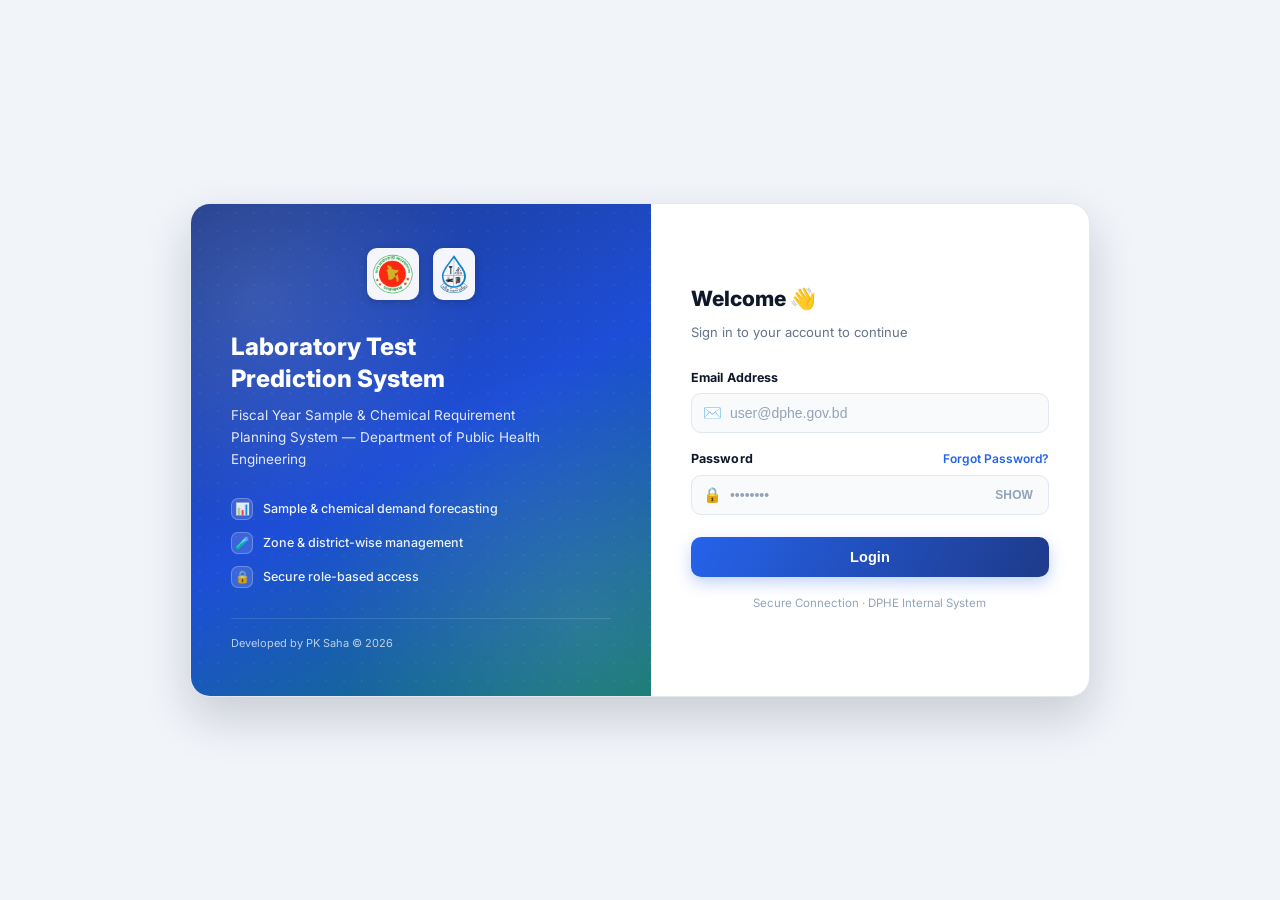
<file: index.html>
<!DOCTYPE html>
<html lang="en">
<head>
  <meta charset="utf-8">
  <meta name="viewport" content="width=device-width, initial-scale=1">
  <title>DPHE Zonal Lab - Login</title>
  <link rel="stylesheet" href="style.min.css">
  <style>
    html, body { height: 100%; }
    body {
      background: var(--bg);
      min-height: 100vh;
      display: flex;
      align-items: center;
      justify-content: center;
      padding: 20px;
    }

    .login-shell {
      width: 100%;
      max-width: 900px;
      display: grid;
      grid-template-columns: 1.05fr 1fr;
      background: #fff;
      border-radius: 20px;
      overflow: hidden;
      box-shadow: var(--shadow-lg);
      border: 1px solid var(--border);
    }

    /* -------- Brand panel -------- */
    .brand-panel {
      background:
        radial-gradient(circle at 15% 20%, rgba(255,255,255,0.12) 0, transparent 40%),
        radial-gradient(circle at 85% 85%, rgba(255,255,255,0.10) 0, transparent 45%),
        linear-gradient(150deg, var(--primary-dark) 0%, #1d4ed8 50%, var(--teal-dark) 100%);
      color: #fff;
      padding: 44px 40px;
      display: flex;
      flex-direction: column;
      justify-content: space-between;
      position: relative;
    }
    .brand-panel::before {
      content: '';
      position: absolute; inset: 0;
      background-image: radial-gradient(rgba(255,255,255,0.09) 1px, transparent 1px);
      background-size: 18px 18px;
      opacity: 0.5;
      pointer-events: none;
    }
    .brand-top { position: relative; z-index: 1; }
    .logo-row {
      display: flex; align-items: center; justify-content: center; gap: 14px;
      margin: 0 auto 24px;
    }
    .logo-row img {
      height: 52px !important; width: auto !important;
      max-width: 80px;
      object-fit: contain;
      background: rgba(255,255,255,0.92);
      border-radius: 10px;
      padding: 5px;
      box-shadow: 0 2px 8px rgba(0,0,0,0.15);
    }
    .brand-panel h1 {
      font-size: 24px; font-weight: 800; margin: 0 0 10px; line-height: 1.35;
    }
    .brand-panel p.lead {
      font-size: 13.5px; opacity: 0.88; margin: 0; line-height: 1.6; max-width: 320px;
    }
    .brand-features {
      position: relative; z-index: 1;
      display: flex; flex-direction: column; gap: 12px; margin-top: 28px;
    }
    .brand-features .feat {
      display: flex; align-items: center; gap: 10px; font-size: 12.5px; opacity: 0.92; font-weight: 500;
    }
    .brand-features .feat .dot {
      width: 22px; height: 22px; border-radius: 7px; flex-shrink: 0;
      background: rgba(255,255,255,0.15); border: 1px solid rgba(255,255,255,0.28);
      display: flex; align-items: center; justify-content: center; font-size: 12px;
    }
    .brand-foot {
      position: relative; z-index: 1;
      font-size: 11px; opacity: 0.7; margin-top: 30px;
      border-top: 1px solid rgba(255,255,255,0.18); padding-top: 16px;
    }

    /* -------- Form panel -------- */
    .form-panel {
      padding: 46px 40px;
      display: flex;
      flex-direction: column;
      justify-content: center;
    }
    .form-panel .heading { margin-bottom: 26px; }
    .form-panel .heading h2 {
      font-size: 21px; font-weight: 800; margin: 0 0 6px; color: var(--text);
    }
    .form-panel .heading p {
      font-size: 13px; color: var(--muted); margin: 0;
    }

    .field { margin-bottom: 16px; }
    .field label { font-size: 12.5px; font-weight: 700; color: var(--text); margin-bottom: 6px; }
    .input-wrap { position: relative; }
    .input-wrap .ic {
      position: absolute; left: 12px; top: 50%; transform: translateY(-50%);
      font-size: 15px; color: var(--muted-light); pointer-events: none;
    }
    .input-wrap input {
      padding: 11px 14px 11px 38px;
      font-size: 14px;
      border: 1.5px solid var(--border);
      border-radius: 10px;
      margin-bottom: 0;
      background: #f8fafc;
    }
    .input-wrap input:focus { background: #fff; }
    .input-wrap .toggle-pass {
      position: absolute; right: 10px; top: 50%; transform: translateY(-50%);
      background: none; border: none; box-shadow: none; color: var(--muted-light);
      font-size: 12px; font-weight: 700; padding: 4px 6px; cursor: pointer;
    }
    .input-wrap .toggle-pass:hover { color: var(--muted); background: none; transform: translateY(-50%); }

    .btn-login {
      width: 100%;
      padding: 12px;
      font-size: 14.5px;
      font-weight: 700;
      border-radius: 10px;
      background: linear-gradient(120deg, var(--primary), var(--primary-dark));
      margin-top: 6px;
      box-shadow: 0 6px 16px rgba(37,99,235,0.28);
    }
    .btn-login:hover {
      background: linear-gradient(120deg, var(--primary-dark), var(--primary-dark));
      box-shadow: 0 8px 20px rgba(37,99,235,0.38);
    }

    .divider-note { text-align: center; font-size: 11.5px; color: var(--muted-light); margin: 18px 0 4px; }

    .hint-box {
      background: #f8fafc;
      border: 1.5px dashed var(--border-strong);
      padding: 12px 14px;
      border-radius: var(--radius-sm);
      font-size: 11.5px;
      color: var(--muted);
      margin-top: 16px;
      line-height: 1.6;
    }
    .hint-box strong { color: var(--text); }
    .hint-box code {
      background: #eef2ff; color: var(--primary-dark);
      padding: 1px 6px; border-radius: 5px; font-size: 11px;
    }

    .spinner {
      display: inline-block;
      width: 14px;
      height: 14px;
      border: 2px solid rgba(255,255,255,0.4);
      border-top-color: #fff;
      border-radius: 50%;
      animation: spin 0.8s linear infinite;
    }

    @media (max-width: 760px) {
      .login-shell { grid-template-columns: 1fr; max-width: 440px; }
      .brand-panel { padding: 32px 28px; }
      .brand-features { display: none; }
      .form-panel { padding: 32px 28px; }
    }
  
    /* Modal */
    .modal-backdrop {
      position: fixed; top: 0; left: 0; right: 0; bottom: 0;
      background: rgba(15,23,42,0.6); display: none;
      align-items: center; justify-content: center; z-index: 9999;
      backdrop-filter: blur(2px);
      padding: 16px;
    }
    .modal-backdrop.show { display: flex; animation: fadeIn 0.15s ease; }
    .modal-box {
      background: #fff; border-radius: 16px; width: 100%; max-width: 420px;
      padding: 26px; box-shadow: var(--shadow-lg);
      border: 1px solid var(--border);
    }
    .modal-box h3 { margin-top: 0; margin-bottom: 8px; font-size: 18px; font-weight: 800; color: var(--text); }
    .modal-box p { font-size: 13px; color: var(--muted); margin: 0 0 16px; line-height: 1.5; }
    .btn-cancel {
      padding: 9px 16px; border: 1.5px solid var(--border); background: #f8fafc;
      color: var(--text); border-radius: 8px; cursor: pointer; font-size: 13px; font-weight: 600;
    }
    .btn-cancel:hover { background: #e2e8f0; }
    @keyframes fadeIn { from { opacity: 0; } to { opacity: 1; } }

  </style>
</head>
<body>

<script>
  // Set this to your deployed Apps Script Web App URL, e.g.
  // https://script.google.com/macros/s/XXXXXXXXXXXXXXXXXXXX/exec
  const API_URL = 'https://script.google.com/macros/s/AKfycbzejly43ZBwwcQs7jdMil5EfGhD0FwMmNmbjgHf8-zHdf7Q-QeEnQdwHH2jp842V0c7jQ/exec';
</script>

<div class="login-shell">

  <div class="brand-panel">
    <div class="brand-top">
      <div class="logo-row" style="display:flex;align-items:center;justify-content:center;gap:14px;margin:0 auto 24px;flex-wrap:nowrap;">
        <picture>
          <source srcset="bd-logo.webp" type="image/webp">
          <img src="bd-logo.png" alt="Government of Bangladesh" width="54" height="54" style="height:54px;width:54px;object-fit:contain;border-radius:10px;background:rgba(255,255,255,0.95);padding:5px;flex-shrink:0;box-shadow:0 2px 8px rgba(0,0,0,0.18);">
        </picture>
        <picture>
          <source srcset="dphe-logo.webp" type="image/webp">
          <img src="dphe-logo.png" alt="DPHE" width="40" height="54" style="height:54px;width:40px;object-fit:contain;border-radius:10px;background:rgba(255,255,255,0.95);padding:5px;flex-shrink:0;box-shadow:0 2px 8px rgba(0,0,0,0.18);">
        </picture>
      </div>
      <h1>Laboratory Test<br>Prediction System</h1>
      <p class="lead">Fiscal Year Sample &amp; Chemical Requirement Planning System — Department of Public Health Engineering</p>
    </div>

    <div class="brand-features">
      <div class="feat"><span class="dot">📊</span> Sample &amp; chemical demand forecasting</div>
      <div class="feat"><span class="dot">🧪</span> Zone &amp; district-wise management</div>
      <div class="feat"><span class="dot">🔒</span> Secure role-based access</div>
    </div>

    <div class="brand-foot">
      Developed by PK Saha &copy; <span id="yearNow"></span>
    </div>
  </div>

  <div class="form-panel">
    <div class="heading">
      <h2>Welcome 👋</h2>
      <p>Sign in to your account to continue</p>
    </div>

    <div id="loginAlert"></div>

    <form id="loginForm" onsubmit="handleLoginSubmit(event)">
      <div class="field">
        <label for="loginEmail">Email Address</label>
        <div class="input-wrap">
          <span class="ic">✉️</span>
          <input type="email" id="loginEmail" required placeholder="user@dphe.gov.bd" autocomplete="username">
        </div>
      </div>

      <div class="field">
        <div style="display:flex;justify-content:space-between;align-items:center;margin-bottom:6px;">
          <label for="loginPassword" style="margin-bottom:0">Password</label>
          <a href="#" onclick="openResetModal(event)" style="font-size:12px;color:var(--primary);text-decoration:none;font-weight:600;">Forgot Password?</a>
        </div>
        <div class="input-wrap">
          <span class="ic">🔒</span>
          <input type="password" id="loginPassword" required placeholder="••••••••" autocomplete="current-password">
          <button type="button" class="toggle-pass" onclick="togglePassword()" id="togglePassBtn" tabindex="-1">SHOW</button>
        </div>
      </div>

      <button type="submit" id="loginBtn" class="btn-login">
        <span id="btnText">Login</span>
      </button>
    </form>

    <div class="divider-note">Secure Connection · DPHE Internal System</div>
  </div>

</div>

<script>
document.getElementById('yearNow').textContent = new Date().getFullYear();

// Simple RPC helper — calls the Apps Script Web App with a
// { fn, args } JSON body. Uses "text/plain" as the content type so
// the browser does NOT send a CORS preflight (Apps Script Web Apps
// can't handle custom OPTIONS/CORS headers on simple deployments).
function apiCall(fn, args, isRetry) {
  if (!API_URL || API_URL.indexOf('[') === 0) {
    return Promise.reject(new Error('API_URL is not configured. Set it at the top of index.html.'));
  }
  var controller = new AbortController();
  // 50s timeout: Google Apps Script cold-starts can take 20-30s on first execution
  var timeoutId = setTimeout(function() { controller.abort(); }, 50000);

  return fetch(API_URL, {
    method: 'POST',
    headers: { 'Content-Type': 'text/plain;charset=utf-8' },
    body: JSON.stringify({ fn: fn, args: args || [] }),
    signal: controller.signal
  })
    .then(function(res) {
      clearTimeout(timeoutId);
      if (!res.ok) throw new Error('Network error: ' + res.status + ' ' + res.statusText);
      return res.json();
    })
    .then(function(json) {
      if (!json.success) throw new Error(json.error || 'Unknown API error.');
      return json.data;
    })
    .catch(function(err) {
      clearTimeout(timeoutId);
      var isTimeout = err && (err.name === 'AbortError' || String(err.message).includes('aborted'));
      var isNetError = err && (err.name === 'TypeError' || String(err.message).includes('Network error') || String(err.message).includes('Failed to fetch'));

      // If the call failed due to cold start timeout or network drop, retry once automatically
      if (!isRetry && (isTimeout || isNetError)) {
        console.warn('Login call timed out or network error. Retrying once...', err);
        return apiCall(fn, args, true);
      }

      if (isTimeout) {
        throw new Error('Server did not respond in time (50 seconds). Please check your internet connection and try again.');
      }
      throw err;
    });
}

// If already logged in with a valid-looking saved session, skip straight to app.html.
// Also send a gentle background warmup ping to spin up the Apps Script container while user types credentials.
window.addEventListener('DOMContentLoaded', function() {
  var savedToken = sessionStorage.getItem('dphe_auth_token');
  var savedUser = sessionStorage.getItem('dphe_user');
  if (savedToken && savedUser) {
    window.location.href = 'app.html';
    return;
  }

  // Pre-warm Google Apps Script cold container in background
  try {
    fetch(API_URL, { method: 'GET', mode: 'no-cors', cache: 'no-store' }).catch(function() {});
  } catch (e) {}

  // If the user was just auto-logged-out for inactivity, or the
  // previous session simply expired, tell them why instead of
  // silently dropping them back on the login screen.
  var reason = new URLSearchParams(window.location.search).get('reason');
  var alertBox = document.getElementById('loginAlert');
  if (reason === 'idle' && alertBox) {
    alertBox.innerHTML = '<div class="msg" style="background:#eff6ff;color:#1e40af;border:1px solid #bfdbfe;padding:10px 12px;border-radius:8px;font-size:13px;">You were signed out after a period of inactivity. Please log in again.</div>';
  }
});

function togglePassword() {
  var input = document.getElementById('loginPassword');
  var btn = document.getElementById('togglePassBtn');
  if (input.type === 'password') {
    input.type = 'text';
    btn.textContent = 'HIDE';
  } else {
    input.type = 'password';
    btn.textContent = 'SHOW';
  }
}

function handleLoginSubmit(e) {
  e.preventDefault();
  var email = document.getElementById('loginEmail').value.trim();
  var password = document.getElementById('loginPassword').value;
  var alertBox = document.getElementById('loginAlert');
  var btn = document.getElementById('loginBtn');
  var btnText = document.getElementById('btnText');

  alertBox.innerHTML = '';
  btn.disabled = true;
  btnText.innerHTML = '<span class="spinner"></span> Signing in...';

  // If it's taking a while, it's almost always a one-time server
  // cold start (a few seconds) — say so instead of leaving the user
  // guessing whether the app has frozen.
  var slowHintTimer = setTimeout(function() {
    btnText.innerHTML = '<span class="spinner"></span> Still working — server is starting up, this can take up to 30s...';
  }, 4000);

  apiCall('doLogin', [email, password])
    .then(function(res) {
      clearTimeout(slowHintTimer);
      if (res && res.success && res.token) {
        sessionStorage.setItem('dphe_auth_token', res.token);
        sessionStorage.setItem('dphe_user', JSON.stringify(res.user));
        alertBox.innerHTML = '<div class="msg success">Login successful! Loading...</div>';
        window.location.href = 'app.html';
      } else {
        btn.disabled = false;
        btnText.textContent = 'Login';
        alertBox.innerHTML = '<div class="msg error">Login failed. Please try again.</div>';
      }
    })
    .catch(function(err) {
      clearTimeout(slowHintTimer);
      btn.disabled = false;
      btnText.textContent = 'Login';
      var errMsg = err && err.message ? err.message : 'Something went wrong while logging in.';
      alertBox.innerHTML = '<div class="msg error">' + esc(errMsg) + '</div>';
    });
}

function esc(s) {
  return (s === undefined || s === null) ? '' : String(s).replace(/[&<>"']/g, function(c) {
    return { '&': '&amp;', '<': '&lt;', '>': '&gt;', '"': '&quot;', "'": '&#39;' }[c];
  });
}
</script>


<!-- Reset Password Modal -->
<div class="modal-backdrop" id="resetPasswordModal">
  <div class="modal-box">
    <h3>🔑 Reset Password</h3>
    <p>Enter your registered DPHE email and choose a new password.</p>
    <div id="resetModalAlert"></div>
    <form id="resetPasswordForm" onsubmit="handlePublicResetSubmit(event)">
      <div class="field">
        <label for="resetEmail">Registered Email</label>
        <div class="input-wrap">
          <span class="ic">✉️</span>
          <input type="email" id="resetEmail" required placeholder="user@dphe.gov.bd">
        </div>
      </div>
      <div class="field">
        <label for="resetNewPass">New Password</label>
        <div class="input-wrap">
          <span class="ic">🔒</span>
          <input type="password" id="resetNewPass" required minlength="4" placeholder="At least 4 characters">
        </div>
      </div>
      <div class="field">
        <label for="resetConfirmPass">Confirm Password</label>
        <div class="input-wrap">
          <span class="ic">🔒</span>
          <input type="password" id="resetConfirmPass" required minlength="4" placeholder="Re-enter new password">
        </div>
      </div>
      <div style="display:flex;justify-content:flex-end;gap:10px;margin-top:18px">
        <button type="button" class="btn-cancel" onclick="closeResetModal()">Cancel</button>
        <button type="submit" id="resetSubmitBtn" class="btn-login" style="width:auto;padding:9px 18px;margin-top:0">Reset Password</button>
      </div>
    </form>
  </div>
</div>

</body>
</html>
</file>
<file: style.min.css>
@import url('https://fonts.googleapis.com/css2?family=Inter:wght@400;500;600;700;800&family=Noto+Sans+Bengali:wght@400;500;600;700&display=swap');:root{--primary:#2563eb;--primary-dark:#1e3a8a;--primary-light:#3b82f6;--teal:#0d9488;--teal-dark:#0f766e;--teal-light:#ecfdf9;--accent:#6366f1;--bg:#f1f4f9;--card:#ffffff;--border:#e2e8f0;--border-strong:#cbd5e1;--text:#0f172a;--muted:#64748b;--muted-light:#94a3b8;--success:#16a34a;--success-bg:#ecfdf5;--warn:#d97706;--warn-bg:#fffbeb;--danger:#dc2626;--danger-bg:#fef2f2;--radius:14px;--radius-sm:8px;--shadow-xs:0 1px 2px rgba(15,23,42,0.04);--shadow-sm:0 1px 3px rgba(15,23,42,0.06),0 1px 2px rgba(15,23,42,0.04);--shadow-md:0 8px 24px rgba(15,23,42,0.10),0 2px 6px rgba(15,23,42,0.06);--shadow-lg:0 20px 48px rgba(15,23,42,0.18)}*{box-sizing:border-box}body{font-family:'Inter','Noto Sans Bengali',-apple-system,BlinkMacSystemFont,Roboto,Arial,sans-serif;background:var(--bg);background-image:radial-gradient(at top left,rgba(37,99,235,0.05),transparent 45%),radial-gradient(at top right,rgba(13,148,136,0.05),transparent 45%);background-attachment:fixed;color:var(--text);margin:0;padding:0;line-height:1.55;-webkit-font-smoothing:antialiased}::selection{background:rgba(37,99,235,0.18)}header.topbar{background:linear-gradient(100deg,var(--primary-dark) 0%,#1d4ed8 45%,var(--teal-dark) 100%);color:#fff;padding:12px 28px;display:grid;grid-template-columns:1fr auto 1fr;align-items:center;gap:14px;box-shadow:0 4px 20px rgba(15,23,42,0.18);position:sticky;top:0;z-index:50}header.topbar .brand{display:flex;align-items:center;gap:10px;min-width:0}.topbar-logos-center{display:flex;align-items:center;justify-content:center;gap:10px}.topbar-logo{height:46px !important;width:auto !important;max-width:60px;object-fit:contain;background:rgba(255,255,255,0.95);border-radius:10px;padding:4px;box-shadow:0 2px 8px rgba(0,0,0,0.2)}header.topbar h1{font-size:16px;margin:0;font-weight:800;letter-spacing:0.1px;white-space:nowrap;overflow:hidden;text-overflow:ellipsis}header.topbar .sub{font-size:11.5px;opacity:0.85;margin-top:2px;font-weight:500;white-space:nowrap}.userbox{text-align:right;font-size:13px;display:flex;align-items:center;gap:10px;justify-content:flex-end}.userbox>div:first-child{display:flex;align-items:center;gap:8px;padding:6px 12px 6px 6px;border-radius:999px;background:rgba(255,255,255,0.12);border:1px solid rgba(255,255,255,0.2)}.userbox>div:first-child::before{content:'';width:28px;height:28px;border-radius:50%;background:linear-gradient(135deg,#fff,#cbd5e1);flex-shrink:0}#userNameDisplay{font-weight:700;font-size:12.5px;line-height:1.2}.role-badge{display:inline-block;background:rgba(255,255,255,0.9);border:1px solid rgba(255,255,255,0.4);color:var(--primary-dark);padding:1px 9px;border-radius:20px;font-size:10.5px;font-weight:700;letter-spacing:0.3px;text-transform:uppercase}.container{max-width:1240px;margin:24px auto;padding:0 20px}.card{background:var(--card);border:1px solid var(--border);border-radius:var(--radius);padding:22px 24px;margin-bottom:20px;box-shadow:var(--shadow-sm);transition:box-shadow 0.2s ease}.card h2{font-size:16px;margin:0 0 16px;color:var(--primary-dark);font-weight:700;display:flex;align-items:center;gap:8px;padding-bottom:12px;border-bottom:1px solid var(--border)}.card h3{font-size:13.5px;margin:18px 0 10px;color:var(--text);font-weight:700}.row{display:flex;gap:14px;flex-wrap:wrap}.col{flex:1;min-width:180px}label{display:block;font-size:12px;color:var(--muted);margin-bottom:5px;font-weight:600;letter-spacing:0.1px}select,input[type=text],input[type=password],input[type=number],input[type=email],textarea{width:100%;padding:9px 12px;border:1.5px solid var(--border);border-radius:var(--radius-sm);font-size:14px;background:#fff;margin-bottom:12px;color:var(--text);transition:border-color 0.15s,box-shadow 0.15s}select:focus,input:focus,textarea:focus{outline:none;border-color:var(--primary);box-shadow:0 0 0 3.5px rgba(37,99,235,0.13)}select:hover,input:hover,textarea:hover{border-color:var(--border-strong)}textarea{min-height:50px;resize:vertical}input::placeholder,textarea::placeholder{color:var(--muted-light)}button{background:var(--primary);color:#fff;border:none;padding:9px 18px;border-radius:var(--radius-sm);font-size:13px;cursor:pointer;font-weight:700;transition:background 0.15s,transform 0.06s,box-shadow 0.15s;display:inline-flex;align-items:center;justify-content:center;gap:6px;box-shadow:0 1px 2px rgba(37,99,235,0.15);letter-spacing:0.1px}button:hover{background:var(--primary-dark);box-shadow:0 4px 12px rgba(37,99,235,0.28);transform:translateY(-1px)}button:active{transform:scale(0.98) translateY(0)}button:disabled{opacity:0.55;cursor:not-allowed;transform:none;box-shadow:none}button.secondary{background:var(--teal);box-shadow:0 1px 2px rgba(13,148,136,0.2)}button.secondary:hover{background:var(--teal-dark);box-shadow:0 4px 12px rgba(13,148,136,0.3)}button.ghost{background:transparent;color:var(--primary);border:1.5px solid var(--border-strong);box-shadow:none}button.ghost:hover{background:#eff6ff;border-color:var(--primary);color:var(--primary-dark);transform:none;box-shadow:none}button.btn-logout{background:rgba(255,255,255,0.14);color:#fff;border:1px solid rgba(255,255,255,0.35);box-shadow:none}button.btn-logout:hover{background:rgba(255,255,255,0.28);transform:none;box-shadow:none}button.btn-sm{padding:5px 12px;font-size:12px;border-radius:7px;font-weight:600}button.btn-edit{background:#eff6ff;color:var(--primary);box-shadow:none}button.btn-edit:hover{background:#dbeafe;color:var(--primary-dark);transform:none;box-shadow:none}button.btn-delete{background:var(--danger-bg);color:var(--danger);box-shadow:none}button.btn-delete:hover{background:#fee2e2;transform:none;box-shadow:none}button.btn-save{background:var(--success-bg);color:#065f46;box-shadow:none}button.btn-save:hover{background:#d1fae5;transform:none;box-shadow:none}button.btn-cancel{background:#f1f5f9;color:var(--muted);box-shadow:none}button.btn-cancel:hover{background:#e2e8f0;transform:none;box-shadow:none}.stat-grid{display:flex;gap:16px;flex-wrap:wrap;margin-bottom:8px}.stat-box{background:linear-gradient(160deg,#ffffff,var(--teal-light));border-radius:var(--radius);padding:16px 20px;min-width:170px;flex:1;border:1px solid var(--border);border-left:4px solid var(--teal);box-shadow:var(--shadow-xs);transition:transform 0.15s,box-shadow 0.15s}.stat-box:hover{transform:translateY(-2px);box-shadow:var(--shadow-sm)}.stat-box .num{font-size:28px;font-weight:800;color:var(--primary-dark);letter-spacing:-0.5px}.stat-box .lbl{font-size:12px;color:var(--muted);margin-top:3px;font-weight:600}table{width:100%;border-collapse:collapse;font-size:13px;margin-top:8px}th,td{text-align:left;padding:10px 12px;border-bottom:1px solid var(--border);vertical-align:middle}th{background:#f8fafc;color:var(--muted);font-weight:700;font-size:11px;text-transform:uppercase;letter-spacing:0.4px;position:sticky;top:0}th:first-child{border-radius:8px 0 0 0}th:last-child{border-radius:0 8px 0 0}tbody tr{transition:background 0.12s}tbody tr:hover{background:#f8fafc}tr.editing td{background:var(--warn-bg)}td input,td select{margin-bottom:0;padding:6px 9px;font-size:13px}.td-actions{display:flex;gap:6px;white-space:nowrap}.param-list{display:flex;flex-wrap:wrap;gap:8px 16px;margin-bottom:12px;max-height:160px;overflow-y:auto;padding:10px 12px;border:1.5px solid var(--border);border-radius:var(--radius-sm);background:#fafbfc}.param-list label{display:flex;align-items:center;gap:6px;font-weight:500;color:var(--text);font-size:13px;margin:0;cursor:pointer}.param-list input{width:auto;margin:0}.tabs{display:flex;gap:4px;margin-bottom:18px;background:#eef1f6;padding:5px;border-radius:12px;flex-wrap:wrap;border:1px solid var(--border)}.tab-btn{background:transparent;color:var(--muted);border:none;padding:9px 16px;font-weight:700;border-bottom:none;margin-bottom:0;border-radius:8px;box-shadow:none;font-size:12.5px}.tab-btn:hover{background:rgba(255,255,255,0.6);color:var(--text);transform:none;box-shadow:none}.tab-btn.active{color:#fff;background:var(--primary);box-shadow:var(--shadow-xs)}.tab-btn.active:hover{background:var(--primary-dark);transform:none}.tab-panel{display:none;animation:fadeIn 0.2s ease}.tab-panel.active{display:block}@keyframes fadeIn{from{opacity:0;transform:translateY(3px)}to{opacity:1;transform:translateY(0)}}.badge{display:inline-block;padding:3px 10px;border-radius:20px;font-size:10.5px;font-weight:700;letter-spacing:0.2px}.badge.govt{background:#dbeafe;color:#1d4ed8}.badge.other-govt{background:#fef3c7;color:#92400e}.badge.private-org{background:#ede9fe;color:#5b21b6}.badge.walk-in{background:#dcfce7;color:#166534}.msg{padding:11px 16px;border-radius:var(--radius-sm);margin-bottom:14px;font-size:13px;font-weight:600;display:flex;align-items:center;gap:8px}.msg.success{background:var(--success-bg);color:#166534;border:1px solid #86efac}.msg.success::before{content:'✓'}.msg.error{background:var(--danger-bg);color:#991b1b;border:1px solid #fca5a5}.msg.error::before{content:'⚠'}.msg.info{background:#eff6ff;color:#1d4ed8;border:1px solid #bfdbfe}.msg.info::before{content:'ℹ'}.empty-state{color:var(--muted-light);font-size:13px;padding:28px 0;text-align:center}.loading{color:var(--muted);font-size:13px;padding:14px;display:flex;align-items:center;gap:10px}.loading::before{content:'';width:15px;height:15px;border-radius:50%;border:2px solid var(--border-strong);border-top-color:var(--primary);animation:spin 0.7s linear infinite;flex-shrink:0}.section-header{display:flex;justify-content:space-between;align-items:center;margin-bottom:14px;flex-wrap:wrap;gap:10px}.section-header h2{margin:0;border-bottom:none;padding-bottom:0}.add-form-box{background:#f8fafc;border:1.5px dashed var(--border-strong);border-radius:var(--radius-sm);padding:16px 18px;margin-bottom:18px}.modal-backdrop{position:fixed;top:0;left:0;right:0;bottom:0;background:rgba(15,23,42,0.55);display:none;align-items:center;justify-content:center;z-index:999;backdrop-filter:blur(2px)}.modal-backdrop.show{display:flex;animation:fadeIn 0.15s ease}.modal-box{background:#fff;border-radius:16px;width:95%;max-width:440px;padding:26px;box-shadow:var(--shadow-lg);border:1px solid var(--border)}footer{text-align:center;color:var(--muted-light);font-size:12px;padding:28px 16px}@keyframes spin{to{transform:rotate(360deg)}}@media (max-width:768px){header.topbar{padding:10px 14px;grid-template-columns:1fr auto;grid-template-rows:auto auto}header.topbar .brand{grid-column:1;grid-row:1}.topbar-logos-center{grid-column:2;grid-row:1;gap:6px}.topbar-logo{height:38px !important}.userbox{grid-column:1 / -1;grid-row:2;width:100%;justify-content:space-between;margin-top:4px}.container{margin:14px auto;padding:0 12px}.card{padding:16px 16px}.stat-box{min-width:140px}}
</file>
